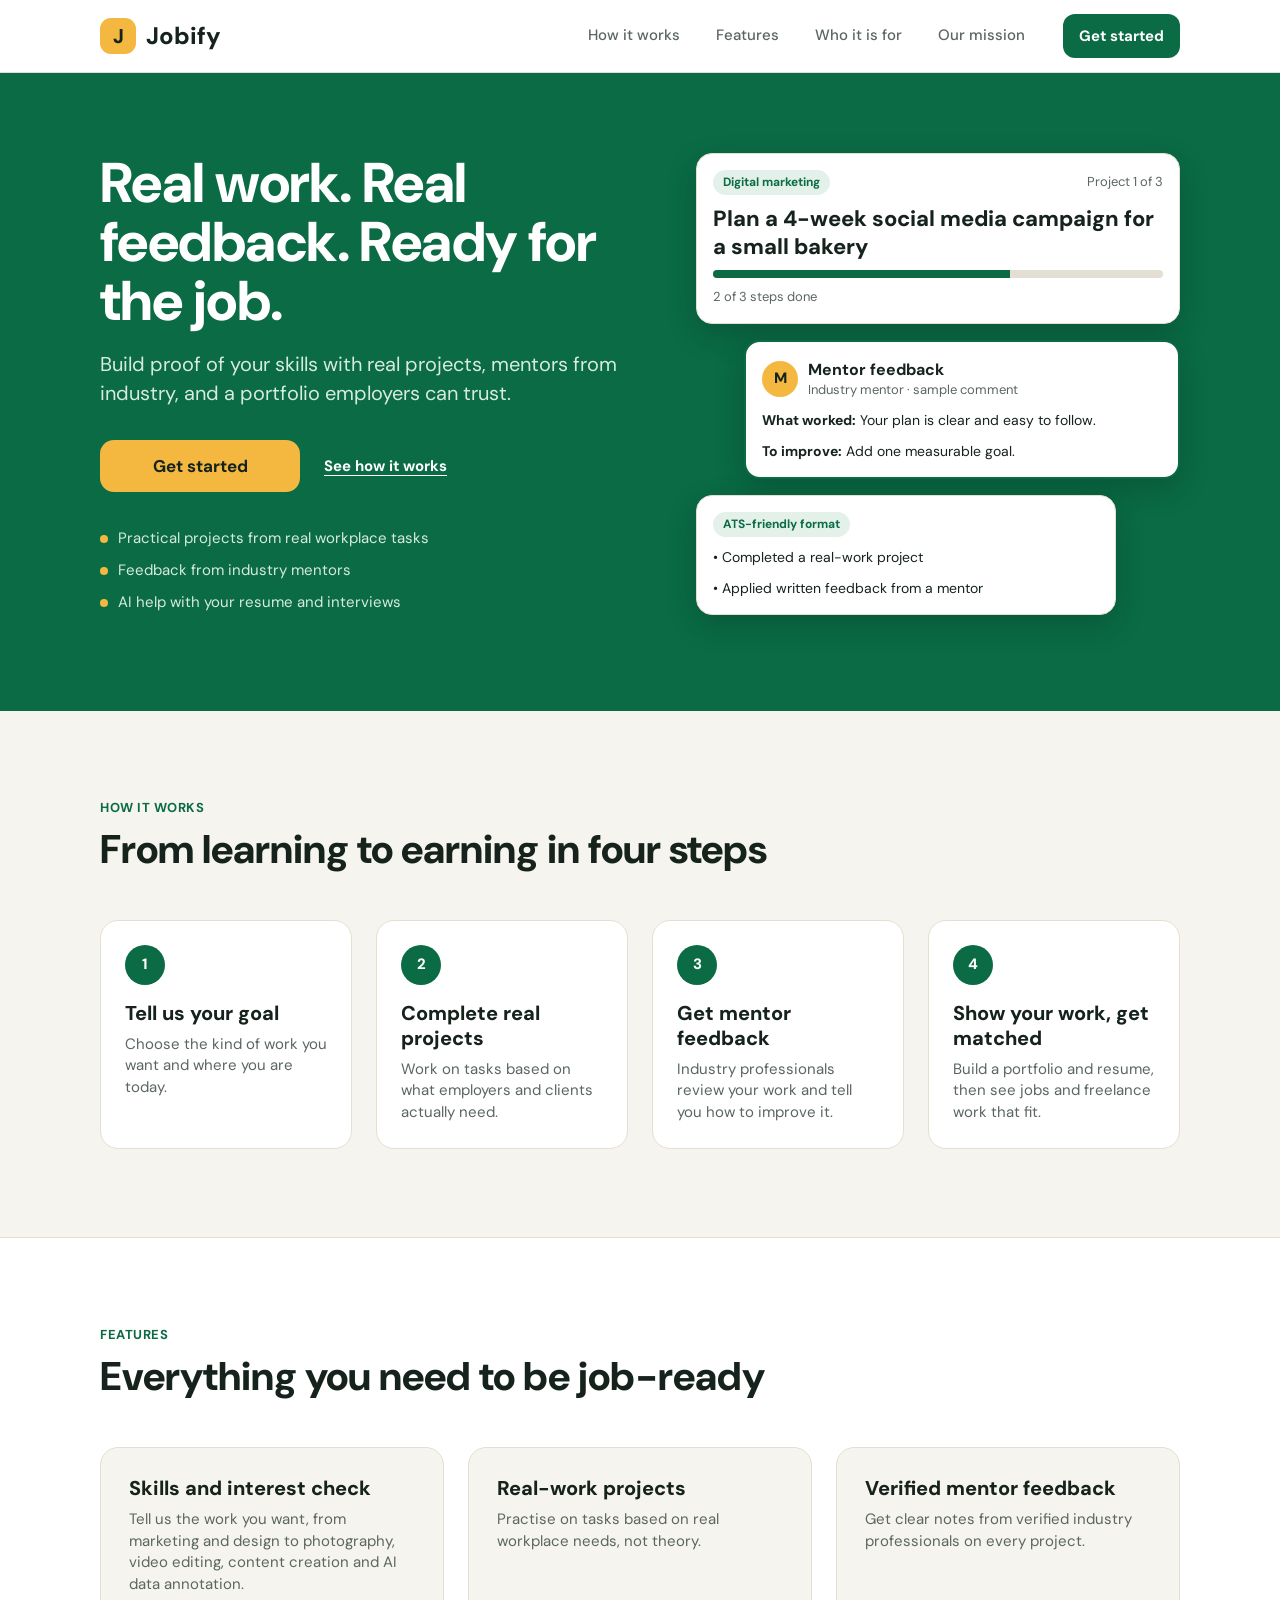
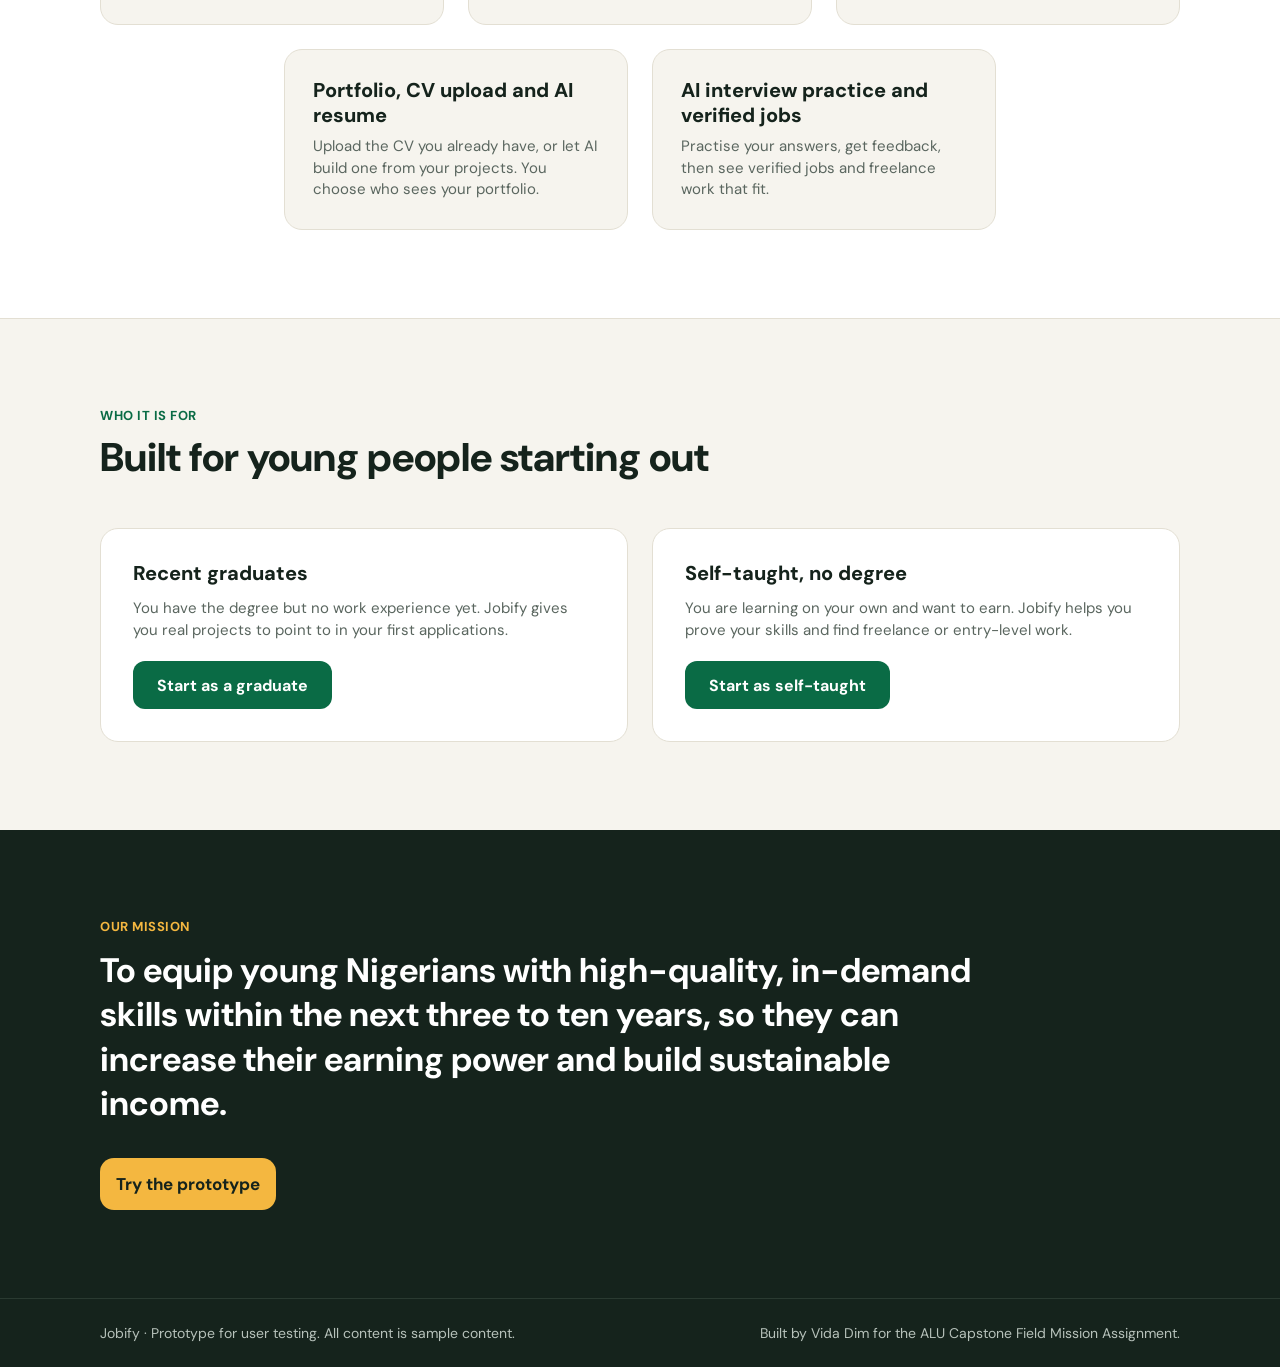
<file: index.html>
<!doctype html>
<html lang="en">
<head>
<meta charset="utf-8">
<meta name="viewport" content="width=device-width, initial-scale=1">
<title>Jobify Prototype</title>
<link rel="preconnect" href="https://fonts.googleapis.com">
<link href="https://fonts.googleapis.com/css2?family=DM+Sans:wght@400;500;700;800&display=swap" rel="stylesheet">
<link rel="stylesheet" href="styles.css">
<link rel="stylesheet" href="landing.css">
</head>
<body class="on-landing">

<!-- Landing page (desktop only; phones start at the app's welcome screen) -->
<div id="landing" class="landing">
  <header class="l-header">
    <div class="l-wrap l-header-inner">
      <a class="l-logo" href="#top"><span class="logo-mark">J</span>Jobify</a>
      <nav class="l-links" aria-label="Page sections">
        <a href="#how">How it works</a>
        <a href="#features">Features</a>
        <a href="#who">Who it is for</a>
        <a href="#mission">Our mission</a>
      </nav>
      <button type="button" class="btn btn-sm l-cta" data-start>Get started</button>
    </div>
  </header>

  <section class="hero" id="top">
    <div class="l-wrap hero-inner">
      <div class="hero-copy">
        <h1>Real work. Real feedback. Ready for the job.</h1>
        <p class="lead">Build proof of your skills with real projects, mentors from industry, and a portfolio employers can trust.</p>
        <div class="hero-actions">
          <button type="button" class="btn btn-gold" data-start>Get started</button>
          <a class="btn-link" href="#how">See how it works</a>
        </div>
        <ul class="hero-points">
          <li>Practical projects from real workplace tasks</li>
          <li>Feedback from industry mentors</li>
          <li>AI help with your resume and interviews</li>
        </ul>
      </div>
      <div class="hero-visual" aria-hidden="true">
        <div class="card">
          <div class="row"><span class="pill">Digital marketing</span><span class="small">Project 1 of 3</span></div>
          <div class="project-title">Plan a 4-week social media campaign for a small bakery</div>
          <div class="progress"><div style="width:66%"></div></div>
          <div class="small">2 of 3 steps done</div>
        </div>
        <div class="card card-strong v-feedback">
          <div class="mentor"><div class="avatar">M</div><div><div class="h3">Mentor feedback</div><div class="small">Industry mentor · sample comment</div></div></div>
          <div class="body"><b>What worked:</b> Your plan is clear and easy to follow.</div>
          <div class="body"><b>To improve:</b> Add one measurable goal.</div>
        </div>
        <div class="card v-resume">
          <span class="pill">ATS-friendly format</span>
          <div class="body">• Completed a real-work project</div>
          <div class="body">• Applied written feedback from a mentor</div>
        </div>
      </div>
    </div>
  </section>

  <section class="l-section" id="how">
    <div class="l-wrap">
      <div class="eyebrow">HOW IT WORKS</div>
      <h2 class="l-title">From learning to earning in four steps</h2>
      <ol class="steps-grid">
        <li><span class="step-n">1</span><h3>Tell us your goal</h3><p>Choose the kind of work you want and where you are today.</p></li>
        <li><span class="step-n">2</span><h3>Complete real projects</h3><p>Work on tasks based on what employers and clients actually need.</p></li>
        <li><span class="step-n">3</span><h3>Get mentor feedback</h3><p>Industry professionals review your work and tell you how to improve it.</p></li>
        <li><span class="step-n">4</span><h3>Show your work, get matched</h3><p>Build a portfolio and resume, then see jobs and freelance work that fit.</p></li>
      </ol>
    </div>
  </section>

  <section class="l-section l-alt" id="features">
    <div class="l-wrap">
      <div class="eyebrow">FEATURES</div>
      <h2 class="l-title">Everything you need to be job-ready</h2>
      <div class="feature-grid">
        <article class="feature"><h3>Skills and interest check</h3><p>Tell us the work you want, from marketing and design to photography, video editing, content creation and AI data annotation.</p></article>
        <article class="feature"><h3>Real-work projects</h3><p>Practise on tasks based on real workplace needs, not theory.</p></article>
        <article class="feature"><h3>Verified mentor feedback</h3><p>Get clear notes from verified industry professionals on every project.</p></article>
        <article class="feature"><h3>Portfolio, CV upload and AI resume</h3><p>Upload the CV you already have, or let AI build one from your projects. You choose who sees your portfolio.</p></article>
        <article class="feature"><h3>AI interview practice and verified jobs</h3><p>Practise your answers, get feedback, then see verified jobs and freelance work that fit.</p></article>
      </div>
    </div>
  </section>

  <section class="l-section" id="who">
    <div class="l-wrap">
      <div class="eyebrow">WHO IT IS FOR</div>
      <h2 class="l-title">Built for young people starting out</h2>
      <div class="who-grid">
        <article class="who">
          <h3>Recent graduates</h3>
          <p>You have the degree but no work experience yet. Jobify gives you real projects to point to in your first applications.</p>
          <button type="button" class="btn btn-sm" data-start>Start as a graduate</button>
        </article>
        <article class="who">
          <h3>Self-taught, no degree</h3>
          <p>You are learning on your own and want to earn. Jobify helps you prove your skills and find freelance or entry-level work.</p>
          <button type="button" class="btn btn-sm" data-start>Start as self-taught</button>
        </article>
      </div>
    </div>
  </section>

  <section class="mission" id="mission">
    <div class="l-wrap">
      <div class="eyebrow">OUR MISSION</div>
      <p class="mission-text">To equip young Nigerians with high-quality, in-demand skills within the next three to ten years, so they can increase their earning power and build sustainable income.</p>
      <button type="button" class="btn btn-gold" data-start>Try the prototype</button>
    </div>
  </section>

  <footer class="l-footer">
    <div class="l-wrap">
      <span>Jobify · Prototype for user testing. All content is sample content.</span>
      <span>Built by Vida Dim for the ALU Capstone Field Mission Assignment.</span>
    </div>
  </footer>
</div>

<!-- App -->
<div class="app">
  <header class="topbar">
    <button type="button" class="topbar-logo" data-landing aria-label="Back to the Jobify home page"><span class="logo-mark">J</span>Jobify</button>
    <nav id="topnav" class="topnav" aria-label="Main" hidden>
      <button type="button" data-go="home">Home</button>
      <button type="button" data-go="project">Project</button>
      <button type="button" data-go="portfolio">Portfolio</button>
      <button type="button" data-go="practice">Practice</button>
    </nav>
  </header>

  <main id="screen" class="screen" aria-live="polite"></main>

  <nav id="nav" class="nav" aria-label="Main" hidden>
    <button type="button" data-go="home">
      <svg width="22" height="22" viewBox="0 0 24 24" fill="none" stroke="currentColor" stroke-width="1.8" stroke-linecap="round" stroke-linejoin="round" aria-hidden="true"><path d="M3 11l9-8 9 8"/><path d="M5 10v10h14V10"/></svg>
      <span>Home</span>
    </button>
    <button type="button" data-go="project">
      <svg width="22" height="22" viewBox="0 0 24 24" fill="none" stroke="currentColor" stroke-width="1.8" stroke-linecap="round" stroke-linejoin="round" aria-hidden="true"><path d="M3 7h6l2 2h10v10H3z"/></svg>
      <span>Project</span>
    </button>
    <button type="button" data-go="portfolio">
      <svg width="22" height="22" viewBox="0 0 24 24" fill="none" stroke="currentColor" stroke-width="1.8" stroke-linecap="round" stroke-linejoin="round" aria-hidden="true"><rect x="3" y="7" width="18" height="13" rx="2"/><path d="M9 7V5h6v2"/></svg>
      <span>Portfolio</span>
    </button>
    <button type="button" data-go="practice">
      <svg width="22" height="22" viewBox="0 0 24 24" fill="none" stroke="currentColor" stroke-width="1.8" stroke-linecap="round" stroke-linejoin="round" aria-hidden="true"><rect x="9" y="3" width="6" height="12" rx="3"/><path d="M5 11a7 7 0 0014 0M12 18v3"/></svg>
      <span>Practice</span>
    </button>
  </nav>
</div>
<script src="script.js"></script>
</body>
</html>
</file>
<file: styles.css>
:root {
  --green: #0A6B45;
  --green-soft: #E4F1EA;
  --gold: #F4B740;
  --gold-soft: #FCE9C2;
  --ink: #15231C;
  --muted: #5A665F;
  --paper: #F6F4EE;
  --card: #FFFFFF;
  --line: #E3DFD3;
  --line-strong: #D5D0C2;
}

* { box-sizing: border-box; }

body {
  margin: 0;
  background: #DAD6C9;
  font-family: 'DM Sans', system-ui, sans-serif;
  font-size: 15px;
  line-height: 1.45;
  color: var(--ink);
}

button { font-family: inherit; cursor: pointer; }
h1, h2, p { margin: 0; }

/* Phone frame */
.app {
  width: 100%;
  max-width: 390px;
  height: 100vh;
  max-height: 844px;
  margin: 0 auto;
  display: flex;
  flex-direction: column;
  background: var(--paper);
  overflow: hidden;
  position: relative;
}
@media (min-width: 480px) {
  body { padding: 24px 0; }
  .app { height: 844px; border-radius: 28px; box-shadow: 0 12px 40px rgba(0, 0, 0, 0.18); }
}

.screen { flex: 1; min-height: 0; overflow-y: auto; }
.pad { padding: 24px 20px 28px; display: flex; flex-direction: column; gap: 18px; }

/* Text */
.eyebrow { font-size: 13px; font-weight: 700; color: var(--green); letter-spacing: 0.04em; }
.title { font-size: 28px; line-height: 1.15; font-weight: 800; margin-top: 6px; }
.sub { color: var(--muted); margin-top: 8px; }
.h3 { font-size: 16px; font-weight: 700; }
.small { font-size: 13px; color: var(--muted); }
.body { font-size: 14px; }

/* Buttons */
.btn {
  min-height: 52px; border: none; border-radius: 14px;
  background: var(--green); color: #fff;
  font-size: 17px; font-weight: 700; padding: 0 16px;
}
.btn-sm { min-height: 48px; border-radius: 12px; font-size: 16px; }
.btn-gold { background: var(--gold); color: var(--ink); }
.btn-outline { background: #fff; color: var(--green); border: 1px solid var(--green); }
.btn-row { display: flex; gap: 10px; }
.btn-row .btn { flex: 1; font-size: 15px; }
.back { align-self: flex-start; min-height: 44px; padding: 0 4px; background: none; border: none; color: var(--green); font-size: 15px; font-weight: 700; }

/* Cards and pills */
.card { background: var(--card); border: 1px solid var(--line); border-radius: 16px; padding: 16px; display: flex; flex-direction: column; gap: 10px; }
.card-strong { border: 2px solid var(--green); }
.card-dashed { border: 1px dashed #A9B3AC; }
.pill { align-self: flex-start; font-size: 12px; font-weight: 700; background: var(--green-soft); color: var(--green); padding: 4px 10px; border-radius: 999px; }
.pill-gold { background: var(--gold-soft); color: #6B4A00; align-self: center; flex: none; }
.row { display: flex; justify-content: space-between; align-items: center; gap: 10px; }

/* Welcome */
.welcome {
  min-height: 100%; padding: 32px 24px;
  display: flex; flex-direction: column; justify-content: space-between; gap: 24px;
  background: var(--green); color: #fff;
}
.logo { display: flex; align-items: center; gap: 10px; font-weight: 800; font-size: 24px; }
.logo-mark { width: 40px; height: 40px; border-radius: 12px; background: var(--gold); color: var(--ink); display: flex; align-items: center; justify-content: center; font-size: 22px; }
.welcome h1 { font-size: 38px; line-height: 1.1; font-weight: 800; }
.welcome .lead { font-size: 17px; color: #D7EBDF; margin-top: 16px; }
.points { display: flex; flex-direction: column; gap: 10px; margin-top: 20px; }
.points div { display: flex; gap: 10px; align-items: center; }
.points span { width: 8px; height: 8px; border-radius: 4px; background: var(--gold); flex: none; }
.welcome .note { font-size: 12px; text-align: center; color: #D7EBDF; margin-top: 12px; }

/* Skills check */
.chips { display: flex; flex-wrap: wrap; gap: 10px; }
.chip { min-height: 44px; padding: 0 16px; border-radius: 999px; border: 2px solid var(--line-strong); background: #fff; color: var(--ink); font-size: 15px; font-weight: 500; }
.chip[aria-pressed="true"] { border-color: var(--green); background: var(--green); color: #fff; font-weight: 700; }
.options { display: flex; flex-direction: column; gap: 10px; }
.option { text-align: left; min-height: 64px; padding: 12px 16px; border-radius: 14px; border: 2px solid var(--line-strong); background: #fff; color: var(--ink); display: flex; flex-direction: column; gap: 2px; }
.option[aria-pressed="true"] { border-color: var(--green); background: var(--green-soft); }
.option b { font-size: 16px; }
.option span { font-size: 14px; color: var(--muted); }

/* Dashboard */
.project-title { font-size: 20px; font-weight: 800; line-height: 1.25; }
.progress { height: 8px; border-radius: 4px; background: var(--line); overflow: hidden; }
.progress div { height: 8px; background: var(--green); }
.tile { text-align: left; min-height: 64px; padding: 12px 16px; background: #fff; border: 1px solid var(--line); border-radius: 14px; display: flex; flex-direction: column; gap: 2px; color: var(--ink); }
.tile b { font-size: 16px; }
.tile span { font-size: 14px; color: var(--muted); }

/* Project steps */
.step { text-align: left; min-height: 52px; padding: 10px 14px; background: #fff; border: 1px solid var(--line); border-radius: 12px; display: flex; align-items: center; gap: 12px; color: var(--ink); font-size: 15px; }
.box { width: 26px; height: 26px; border-radius: 8px; border: 2px solid #A9B3AC; background: #fff; display: flex; align-items: center; justify-content: center; font-weight: 800; flex: none; }
.step[aria-pressed="true"] .box { background: var(--green); border-color: var(--green); color: #fff; }
.mentor { display: flex; align-items: center; gap: 10px; }
.avatar { width: 36px; height: 36px; border-radius: 18px; background: var(--gold); display: flex; align-items: center; justify-content: center; font-weight: 800; }

/* Resume */
.resume { border: 1px solid var(--line); border-radius: 12px; padding: 14px; display: flex; flex-direction: column; gap: 8px; background: var(--paper); }

/* Interview */
.question { background: var(--green); color: #fff; border-radius: 18px; padding: 20px; display: flex; flex-direction: column; gap: 8px; }
.question small { font-size: 13px; font-weight: 700; color: #D7EBDF; }
.question div { font-size: 21px; font-weight: 700; line-height: 1.3; }
.rec { display: flex; align-items: center; gap: 10px; font-weight: 700; }
.rec i { width: 12px; height: 12px; border-radius: 6px; background: #C0392B; }

/* Bottom nav */
.nav { display: flex; border-top: 1px solid var(--line); background: #fff; padding: 4px 8px 8px; }
.nav[hidden] { display: none; }
.nav button { flex: 1; min-height: 56px; background: none; border: none; display: flex; flex-direction: column; align-items: center; justify-content: center; gap: 3px; font-size: 12px; font-weight: 500; color: var(--muted); }
.nav button.active { color: var(--green); font-weight: 700; }

/* Iteration 1: trust layer and flexible resume options */
.verified { display: inline-flex; align-items: center; gap: 4px; font-size: 12px; font-weight: 700; color: var(--green); background: var(--green-soft); padding: 3px 10px; border-radius: 999px; white-space: nowrap; }
.seg { display: flex; flex-direction: column; gap: 8px; }
.seg button { min-height: 44px; padding: 0 14px; text-align: left; border-radius: 12px; border: 2px solid var(--line-strong); background: #fff; color: var(--ink); font-size: 15px; font-weight: 500; }
.seg button[aria-pressed="true"] { border-color: var(--green); background: var(--green-soft); font-weight: 700; }
.btn-stack { display: flex; flex-direction: column; gap: 10px; }
.trust { background: var(--green-soft); border-radius: 14px; padding: 14px; font-size: 14px; }
.fineprint { font-size: 13px; color: var(--muted); text-align: center; }

button:focus-visible { outline: 3px solid var(--gold); outline-offset: 2px; }

/* ===== Desktop app layout (900px and wider). Mobile styles above are untouched. ===== */

/* Wrapper containers added for the desktop grid. On phones they do not exist
   visually, so the mobile layout is exactly as before. */
.stack { display: contents; }
.topbar { display: none; }

@media (min-width: 900px) {
  body { padding: 0; background: var(--paper); }

  .app { max-width: none; height: auto; min-height: 100vh; max-height: none; border-radius: 0; box-shadow: none; overflow: visible; }
  .app .nav { display: none; }

  /* Top bar replaces the bottom nav */
  .topbar { display: flex; align-items: center; justify-content: space-between; height: 72px; padding: 0 40px; background: #fff; border-bottom: 1px solid var(--line); position: sticky; top: 0; z-index: 20; }
  .topbar-logo { display: flex; align-items: center; gap: 10px; background: none; border: none; padding: 0; min-height: 44px; font-weight: 800; font-size: 22px; color: var(--ink); }
  .topnav { display: flex; gap: 6px; }
  .topnav[hidden] { display: none; }
  .topnav button { min-height: 44px; padding: 0 18px; border-radius: 999px; border: none; background: none; color: var(--muted); font-size: 15px; font-weight: 500; }
  .topnav button:hover { background: var(--green-soft); color: var(--green); }
  .topnav button.active { background: var(--green-soft); color: var(--green); font-weight: 700; }

  .screen { flex: 1; overflow: visible; }

  /* Content grid: two columns for dashboard-style screens, one narrow column for forms */
  .pad { max-width: 1120px; width: 100%; margin: 0 auto; padding: 48px 40px 80px; display: grid; grid-template-columns: repeat(2, minmax(0, 1fr)); gap: 28px 48px; align-items: start; }
  .pad-narrow { max-width: 720px; grid-template-columns: minmax(0, 1fr); }
  .pad > .span { grid-column: 1 / -1; }
  .pad-narrow > .btn { justify-self: start; min-width: 300px; }
  .stack { display: flex; flex-direction: column; gap: 18px; }

  .title { font-size: 38px; }
  .sub { font-size: 17px; max-width: 36em; }
  .back { margin-bottom: -12px; justify-self: start; }
  .pad-grid > .options { grid-row: 3 / span 2; }
  .pad-grid > .card { padding: 24px; }
  .project-title { font-size: 22px; }
  .question { padding: 32px; }
  .question div { font-size: 26px; }
}
</file>
<file: landing.css>
/* Landing page. Shown only on desktop (900px and wider) while body has .on-landing.
   Phones keep the original welcome screen as their entry point. */

.landing { display: none; }

@media (min-width: 900px) {
  html { scroll-behavior: smooth; }

  body.on-landing { background: var(--paper); padding: 0; }
  body.on-landing .landing { display: block; }
  body.on-landing .app { display: none; }

  .l-wrap { max-width: 1160px; margin: 0 auto; padding: 0 40px; }
  .landing section { scroll-margin-top: 72px; }

  /* Header */
  .l-header { position: sticky; top: 0; z-index: 30; background: rgba(255, 255, 255, 0.95); border-bottom: 1px solid var(--line); backdrop-filter: blur(6px); }
  .l-header-inner { height: 72px; display: flex; align-items: center; justify-content: space-between; gap: 24px; }
  .l-logo { display: flex; align-items: center; gap: 10px; font-weight: 800; font-size: 24px; color: var(--ink); text-decoration: none; }
  .l-logo .logo-mark, .topbar-logo .logo-mark { width: 36px; height: 36px; border-radius: 11px; background: var(--gold); color: var(--ink); display: flex; align-items: center; justify-content: center; font-size: 20px; }
  .l-links { display: flex; gap: 8px; margin-left: auto; }
  .l-links a { padding: 10px 14px; border-radius: 999px; color: var(--muted); font-weight: 500; text-decoration: none; }
  .l-links a:hover { background: var(--green-soft); color: var(--green); }
  .l-cta { min-height: 44px; font-size: 15px; }

  /* Hero */
  .hero { background: var(--green); color: #fff; padding: 80px 0 96px; }
  .hero-inner { display: grid; grid-template-columns: 1.1fr 1fr; gap: 64px; align-items: center; }
  .hero h1 { font-size: 56px; line-height: 1.05; font-weight: 800; letter-spacing: -0.01em; }
  .hero .lead { font-size: 20px; color: #D7EBDF; margin-top: 20px; max-width: 34em; }
  .hero-actions { display: flex; align-items: center; gap: 24px; margin-top: 32px; }
  .hero-actions .btn { min-width: 200px; }
  .btn-link { color: #fff; font-weight: 700; text-decoration: underline; text-underline-offset: 4px; }
  .hero-points { list-style: none; margin: 36px 0 0; padding: 0; display: flex; flex-direction: column; gap: 10px; color: #D7EBDF; }
  .hero-points li { display: flex; align-items: center; gap: 10px; }
  .hero-points li::before { content: ""; width: 8px; height: 8px; border-radius: 4px; background: var(--gold); flex: none; }

  .hero-visual { position: relative; display: flex; flex-direction: column; gap: 16px; }
  .hero-visual .card { color: var(--ink); box-shadow: 0 10px 30px rgba(0, 0, 0, 0.18); }
  .hero-visual .v-feedback { margin-left: 48px; }
  .hero-visual .v-resume { margin-right: 64px; }

  /* Sections */
  .l-section { padding: 88px 0; }
  .l-alt { background: #fff; border-top: 1px solid var(--line); border-bottom: 1px solid var(--line); }
  .l-title { font-size: 40px; line-height: 1.15; font-weight: 800; margin-top: 8px; max-width: 18em; }

  .steps-grid { list-style: none; margin: 48px 0 0; padding: 0; display: grid; grid-template-columns: repeat(4, minmax(0, 1fr)); gap: 24px; }
  .steps-grid li { background: #fff; border: 1px solid var(--line); border-radius: 18px; padding: 24px; display: flex; flex-direction: column; gap: 8px; }
  .step-n { width: 40px; height: 40px; border-radius: 20px; background: var(--green); color: #fff; font-weight: 800; display: flex; align-items: center; justify-content: center; margin-bottom: 8px; }
  .steps-grid h3, .feature h3, .who h3 { margin: 0; font-size: 20px; line-height: 1.25; font-weight: 800; }
  .steps-grid p, .feature p, .who p { margin: 0; color: var(--muted); }

  .feature-grid { margin-top: 48px; display: grid; grid-template-columns: repeat(6, minmax(0, 1fr)); gap: 24px; }
  .feature { grid-column: span 2; background: var(--paper); border: 1px solid var(--line); border-radius: 18px; padding: 28px; display: flex; flex-direction: column; gap: 8px; }
  .feature:nth-child(4) { grid-column: 2 / span 2; }
  .feature:nth-child(5) { grid-column: 4 / span 2; }

  .who-grid { margin-top: 48px; display: grid; grid-template-columns: repeat(2, minmax(0, 1fr)); gap: 24px; }
  .who { background: #fff; border: 1px solid var(--line); border-radius: 18px; padding: 32px; display: flex; flex-direction: column; gap: 12px; align-items: flex-start; }
  .who .btn { margin-top: 8px; padding: 0 24px; }

  /* Mission band */
  .mission { background: var(--ink); color: #fff; padding: 88px 0; }
  .mission .eyebrow { color: var(--gold); }
  .mission-text { font-size: 34px; line-height: 1.3; font-weight: 700; max-width: 26em; margin: 12px 0 32px; }

  /* Footer */
  .l-footer { background: var(--ink); color: #B7C2BB; border-top: 1px solid #2A3A31; padding: 24px 0; font-size: 14px; }
  .l-footer .l-wrap { display: flex; justify-content: space-between; gap: 24px; flex-wrap: wrap; }
}
</file>
